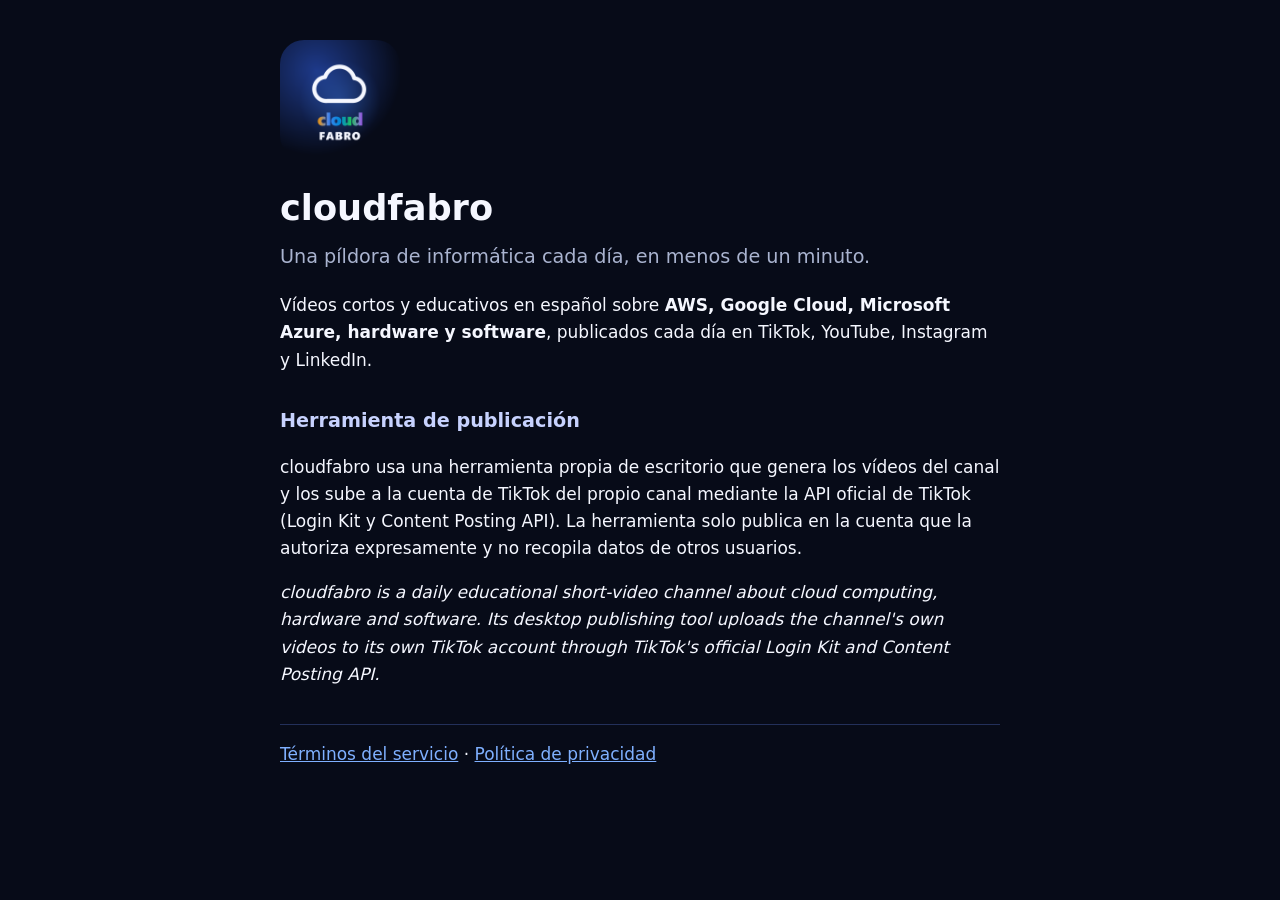
<file: index.html>
<!doctype html>
<html lang="es">
<head>
  <meta charset="utf-8">
  <meta name="viewport" content="width=device-width, initial-scale=1">
  <title>cloudfabro · Una píldora de informática cada día</title>
  <link rel="stylesheet" href="estilo.css">
</head>
<body>
  <main>
    <img src="icono.png" alt="cloudfabro" class="logo">
    <h1>cloudfabro</h1>
    <p class="lema">Una píldora de informática cada día, en menos de un minuto.</p>
    <p>Vídeos cortos y educativos en español sobre <strong>AWS, Google Cloud, Microsoft Azure, hardware y software</strong>, publicados cada día en TikTok, YouTube, Instagram y LinkedIn.</p>
    <h2>Herramienta de publicación</h2>
    <p>cloudfabro usa una herramienta propia de escritorio que genera los vídeos del canal y los sube a la cuenta de TikTok del propio canal mediante la API oficial de TikTok (Login Kit y Content Posting API). La herramienta solo publica en la cuenta que la autoriza expresamente y no recopila datos de otros usuarios.</p>
    <p lang="en"><em>cloudfabro is a daily educational short-video channel about cloud computing, hardware and software. Its desktop publishing tool uploads the channel's own videos to its own TikTok account through TikTok's official Login Kit and Content Posting API.</em></p>
    <nav>
      <a href="terminos.html">Términos del servicio</a> ·
      <a href="privacidad.html">Política de privacidad</a>
    </nav>
  </main>
</body>
</html>
</file>
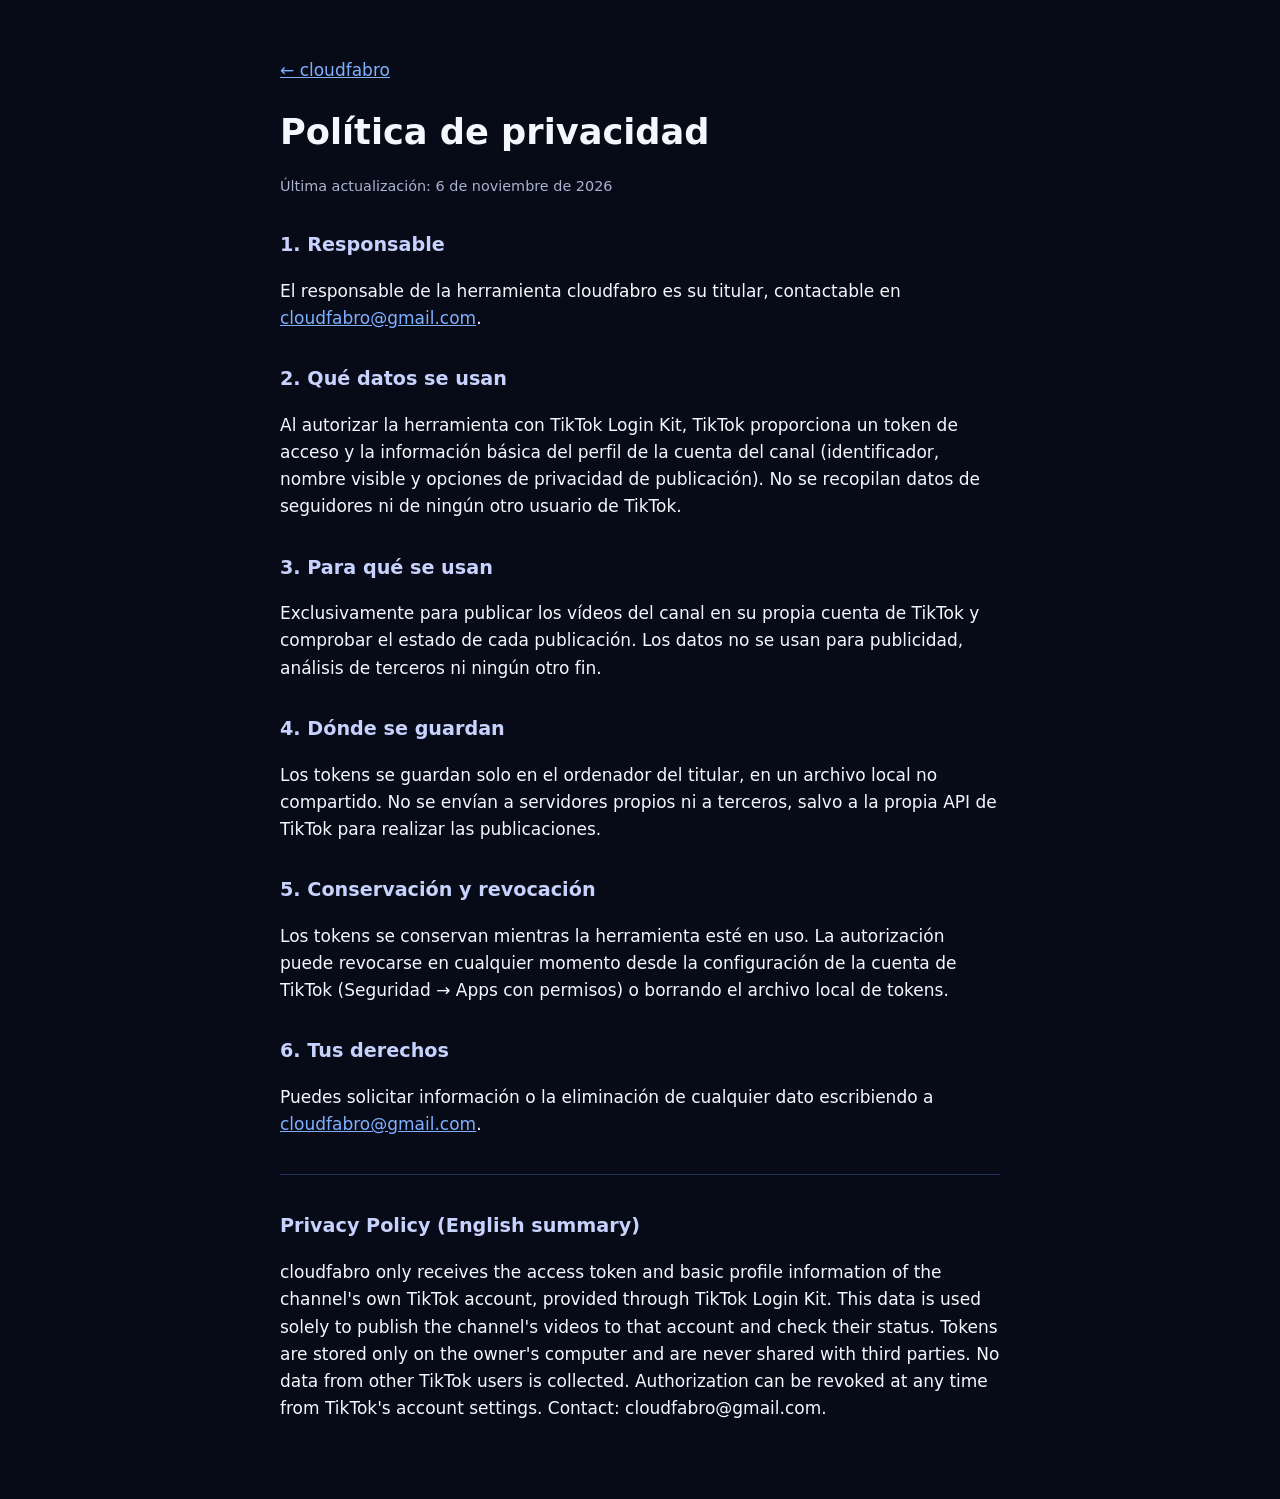
<file: privacidad.html>
<!doctype html>
<html lang="es">
<head>
  <meta charset="utf-8">
  <meta name="viewport" content="width=device-width, initial-scale=1">
  <title>Política de privacidad · cloudfabro</title>
  <link rel="stylesheet" href="estilo.css">
</head>
<body>
  <main>
    <p><a href="index.html">← cloudfabro</a></p>
    <h1>Política de privacidad</h1>
    <p class="fecha">Última actualización: 6 de noviembre de 2026</p>

    <h2>1. Responsable</h2>
    <p>El responsable de la herramienta cloudfabro es su titular, contactable en <a href="mailto:cloudfabro@gmail.com">cloudfabro@gmail.com</a>.</p>

    <h2>2. Qué datos se usan</h2>
    <p>Al autorizar la herramienta con TikTok Login Kit, TikTok proporciona un token de acceso y la información básica del perfil de la cuenta del canal (identificador, nombre visible y opciones de privacidad de publicación). No se recopilan datos de seguidores ni de ningún otro usuario de TikTok.</p>

    <h2>3. Para qué se usan</h2>
    <p>Exclusivamente para publicar los vídeos del canal en su propia cuenta de TikTok y comprobar el estado de cada publicación. Los datos no se usan para publicidad, análisis de terceros ni ningún otro fin.</p>

    <h2>4. Dónde se guardan</h2>
    <p>Los tokens se guardan solo en el ordenador del titular, en un archivo local no compartido. No se envían a servidores propios ni a terceros, salvo a la propia API de TikTok para realizar las publicaciones.</p>

    <h2>5. Conservación y revocación</h2>
    <p>Los tokens se conservan mientras la herramienta esté en uso. La autorización puede revocarse en cualquier momento desde la configuración de la cuenta de TikTok (Seguridad → Apps con permisos) o borrando el archivo local de tokens.</p>

    <h2>6. Tus derechos</h2>
    <p>Puedes solicitar información o la eliminación de cualquier dato escribiendo a <a href="mailto:cloudfabro@gmail.com">cloudfabro@gmail.com</a>.</p>

    <hr>
    <h2 lang="en">Privacy Policy (English summary)</h2>
    <p lang="en">cloudfabro only receives the access token and basic profile information of the channel's own TikTok account, provided through TikTok Login Kit. This data is used solely to publish the channel's videos to that account and check their status. Tokens are stored only on the owner's computer and are never shared with third parties. No data from other TikTok users is collected. Authorization can be revoked at any time from TikTok's account settings. Contact: cloudfabro@gmail.com.</p>
  </main>
</body>
</html>
</file>
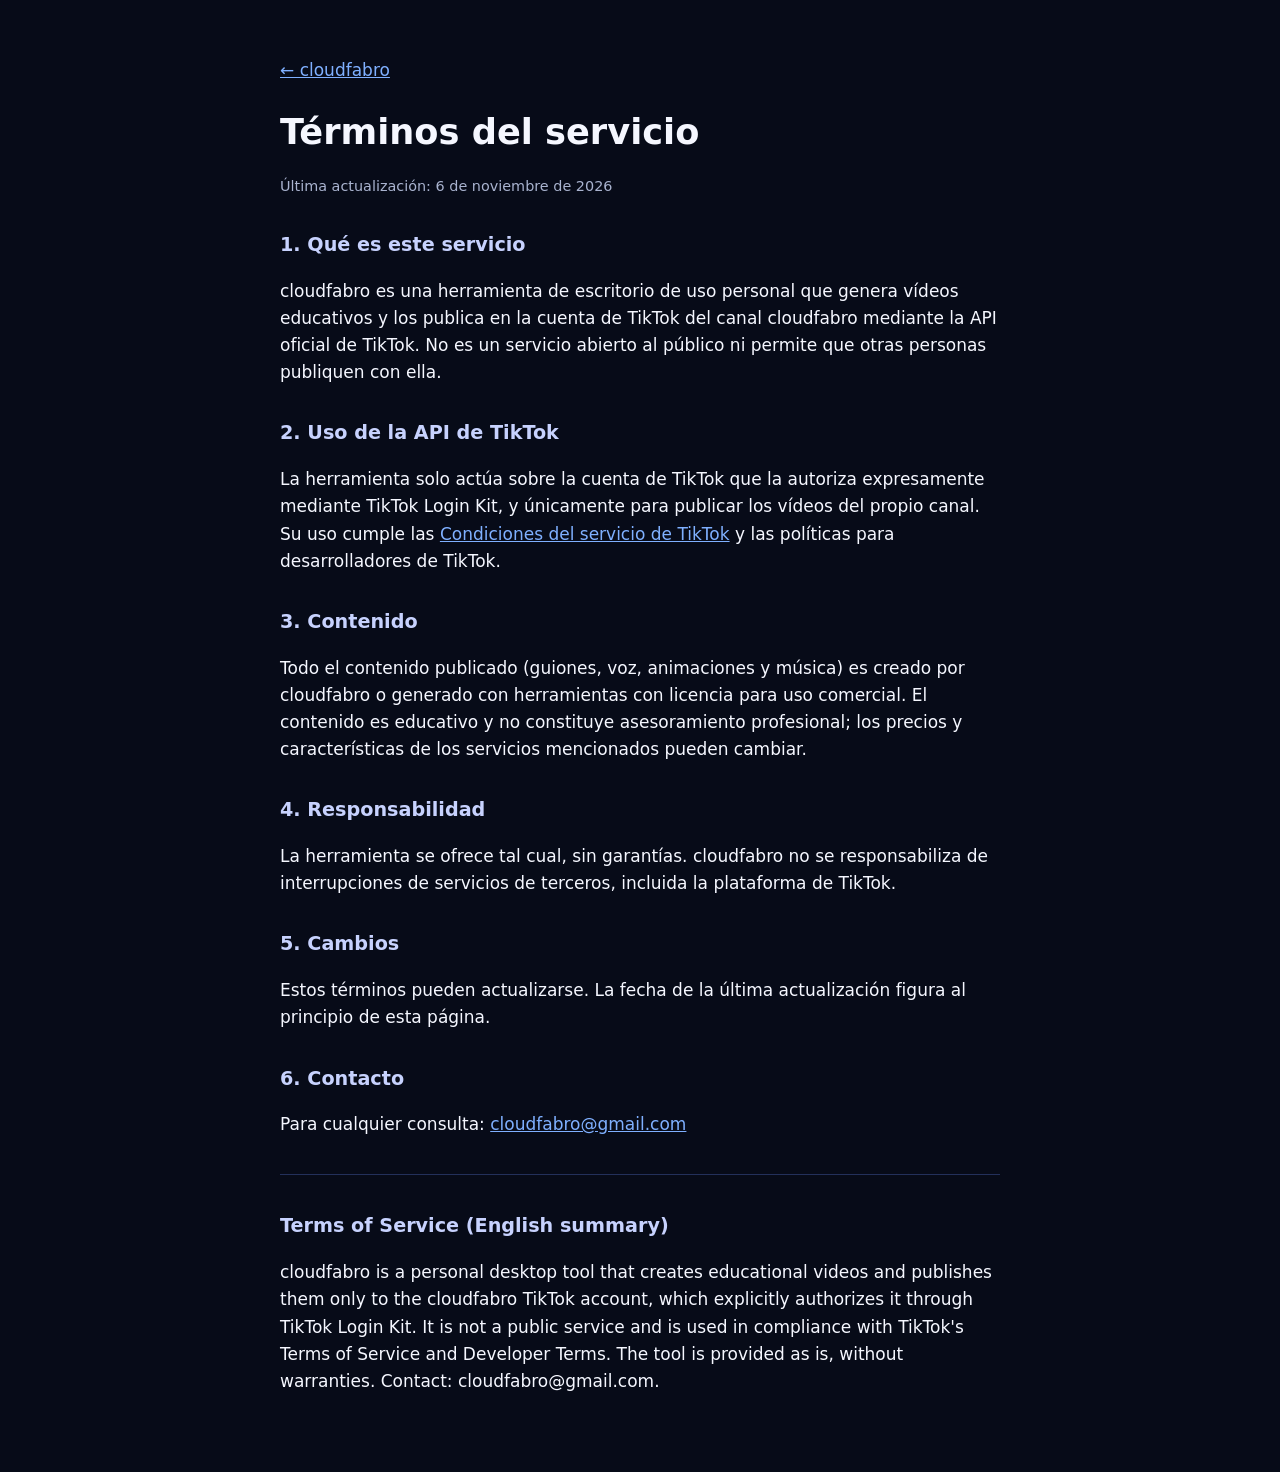
<file: terminos.html>
<!doctype html>
<html lang="es">
<head>
  <meta charset="utf-8">
  <meta name="viewport" content="width=device-width, initial-scale=1">
  <title>Términos del servicio · cloudfabro</title>
  <link rel="stylesheet" href="estilo.css">
</head>
<body>
  <main>
    <p><a href="index.html">← cloudfabro</a></p>
    <h1>Términos del servicio</h1>
    <p class="fecha">Última actualización: 6 de noviembre de 2026</p>

    <h2>1. Qué es este servicio</h2>
    <p>cloudfabro es una herramienta de escritorio de uso personal que genera vídeos educativos y los publica en la cuenta de TikTok del canal cloudfabro mediante la API oficial de TikTok. No es un servicio abierto al público ni permite que otras personas publiquen con ella.</p>

    <h2>2. Uso de la API de TikTok</h2>
    <p>La herramienta solo actúa sobre la cuenta de TikTok que la autoriza expresamente mediante TikTok Login Kit, y únicamente para publicar los vídeos del propio canal. Su uso cumple las <a href="https://www.tiktok.com/legal/terms-of-service">Condiciones del servicio de TikTok</a> y las políticas para desarrolladores de TikTok.</p>

    <h2>3. Contenido</h2>
    <p>Todo el contenido publicado (guiones, voz, animaciones y música) es creado por cloudfabro o generado con herramientas con licencia para uso comercial. El contenido es educativo y no constituye asesoramiento profesional; los precios y características de los servicios mencionados pueden cambiar.</p>

    <h2>4. Responsabilidad</h2>
    <p>La herramienta se ofrece tal cual, sin garantías. cloudfabro no se responsabiliza de interrupciones de servicios de terceros, incluida la plataforma de TikTok.</p>

    <h2>5. Cambios</h2>
    <p>Estos términos pueden actualizarse. La fecha de la última actualización figura al principio de esta página.</p>

    <h2>6. Contacto</h2>
    <p>Para cualquier consulta: <a href="mailto:cloudfabro@gmail.com">cloudfabro@gmail.com</a></p>

    <hr>
    <h2 lang="en">Terms of Service (English summary)</h2>
    <p lang="en">cloudfabro is a personal desktop tool that creates educational videos and publishes them only to the cloudfabro TikTok account, which explicitly authorizes it through TikTok Login Kit. It is not a public service and is used in compliance with TikTok's Terms of Service and Developer Terms. The tool is provided as is, without warranties. Contact: cloudfabro@gmail.com.</p>
  </main>
</body>
</html>
</file>
<file: estilo.css>
:root { --bg: #070b18; --card: #101a36; --text: #f5f7ff; --muted: #a9b3cf; --accent: #4285f4; }
* { box-sizing: border-box; }
body { margin: 0; background: var(--bg); color: var(--text); font: 17px/1.6 "Segoe UI", system-ui, sans-serif; }
main { max-width: 760px; margin: 0 auto; padding: 40px 20px 60px; }
.logo { width: 120px; height: 120px; border-radius: 24px; display: block; }
h1 { font-size: 2.2rem; margin: 20px 0 6px; }
h2 { font-size: 1.2rem; margin-top: 32px; color: #c7d2fe; }
.lema { font-size: 1.2rem; color: var(--muted); margin-top: 0; }
.fecha { color: var(--muted); font-size: .9rem; }
a { color: #7fb0ff; }
nav { margin-top: 36px; padding-top: 16px; border-top: 1px solid #23305a; }
hr { border: 0; border-top: 1px solid #23305a; margin: 36px 0; }
</file>
